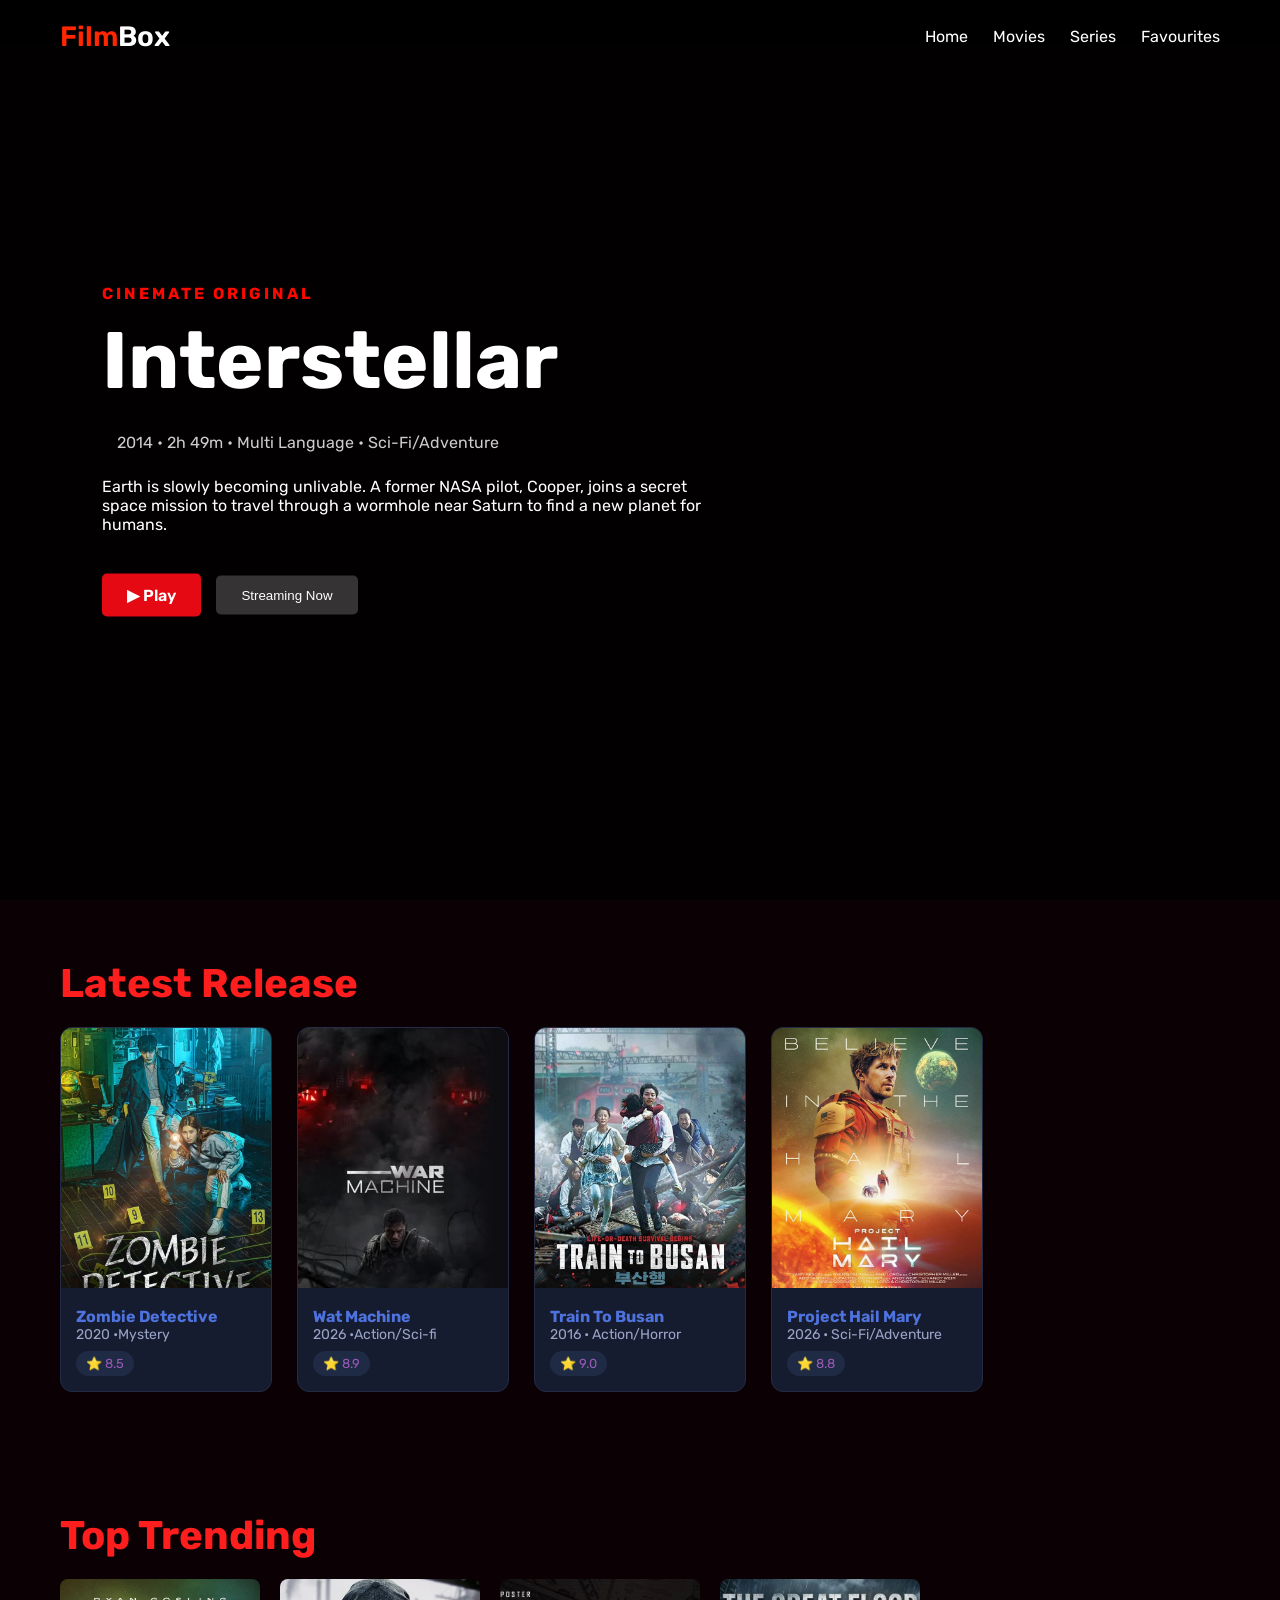
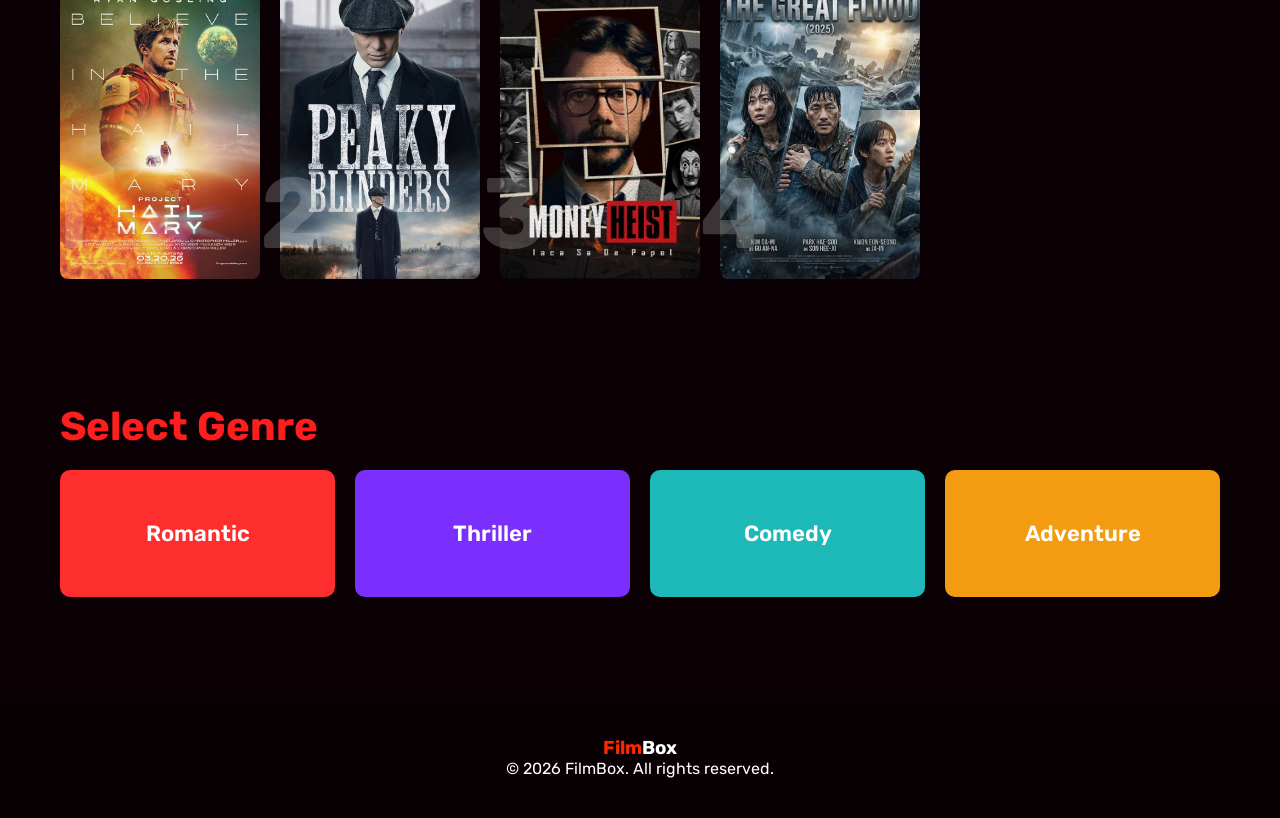
<file: index.html>
<!DOCTYPE html>
<html lang="en">
<head>
<meta charset="UTF-8">
<meta name="viewport" content="width=device-width, initial-scale=1.0">
<title>FilmBox</title>

<link rel="preconnect" href="https://fonts.googleapis.com">
<link rel="preconnect" href="https://fonts.gstatic.com" crossorigin>
<link href="https://fonts.googleapis.com/css2?family=Cinzel:wght@400..900&family=Rubik:ital,wght@0,300..900;1,300..900&display=swap" rel="stylesheet">

<link rel="stylesheet" href="home.css">
</head>
<body>


<header>
  <nav class="navbar">
    <div class="logo">
      <span class="green">Film</span><span class="white">Box</span>
    </div>
    <ul class="nav-links">
      <li><a href="#">Home</a></li>
      <li><a href="movies.html">Movies</a></li>
      <li><a href="Tv_Series.html">Series</a></li>
      <li><a href="favoirites.html">Favourites</a></li>
    </ul>

  </nav>
</header>


<section class="hero">

  <video autoplay muted loop class="hero-video">
    <source src="homepage.vid.mp4" type="video/mp4">
  </video>

  <div class="overlay"></div>

  <div class="hero-content">



    <h4 class="small-title">CINEMATE ORIGINAL</h4>
    <h1 class="main-title">Interstellar</h1>
    <p class="movie-info">2014 • 2h 49m
 • Multi Language • Sci-Fi/Adventure</p>
    <p class="description">
      Earth is slowly becoming unlivable. A former NASA pilot, Cooper, 
      joins a secret space mission to travel through a wormhole near Saturn to find a new planet for humans.
    </p>

    <div class="hero-buttons">
        
      <a href="https://www.youtube.com/watch?v=HYVxnPmb15E&t=2s" target="_blank" class="play-btn">
  ▶ Play
</a>
      <button class="stream-btn">Streaming Now</button>
    </div>
  </div>

</section>

<section class="content-section">
  <h2 class="section-title">Latest Release</h2>

    <div class="movie-grid">

        <div class="movie-card">
            <img src="kdrama aesthetic.jfif">
            <div class="movie-info">
                <h3>Zombie Detective</h3>
                <p>2020 •Mystery</p>
                <div class="rating">⭐ 8.5</div>
            </div>
        </div>

        <div class="movie-card">
            <img src="War Machine_ The Dark Comedy of Modern Warfare 🎖️🔥.jfif">
            <div class="movie-info">
                <h3>Wat Machine</h3>
                <p>2026 •Action/Sci-fi</p>
                <div class="rating">⭐ 8.9</div>
            </div>
        </div>

        <div class="movie-card">
            <img src="25 Captivating Korean Movies to Stream on Netflix This Weekend.jfif">
            <div class="movie-info">
                <h3>Train To Busan</h3>
                <p>2016 • Action/Horror</p>
                <div class="rating">⭐ 9.0</div>
            </div>
        </div>

        <div class="movie-card">
            <img src="Project Hail Mary.jfif">
            <div class="movie-info">
                <h3>Project Hail Mary</h3>
                <p>2026 • Sci-Fi/Adventure</p>
                <div class="rating">⭐ 8.8</div>
            </div>
        </div>

    </div>
</section>


<section class="content-section">
  <h2 class="section-title">Top Trending</h2>

  <div class="movie-row">
    <div class="rank-card">
      <span class="rank">1</span>
      <img src="Project Hail Mary.jfif">
    </div>
    <div class="rank-card">
      <span class="rank">2</span>
      <img src="Cillian Murphy _ _Peaky Blinders___.jfif">
    </div>
    <div class="rank-card">
      <span class="rank">3</span>
      <img src="Poster Film MONEY HEIST.jfif">
    </div>
  <div class="rank-card">
      <span class="rank">4</span>
      <img src="The Great Flood - 2025.jfif">
    </div>
  </div>
</section>


<section class="content-section">
  <h2 class="section-title">Select Genre</h2>

  <div class="genre-row">
    <div class="genre romantic"><a href="movies.html">Romantic</a></div>
    <div class="genre thriller"><a href="movies.html">Thriller</a></div>
    <div class="genre comedy"><a href="movies.html">Comedy</a></div>
    <div class="genre adventure"><a href="movies.html">Adventure</a></div>
  </div>
</section>

<footer>
  <div class="footer-content">
    <h3><span class="green">Film</span><span class="white">Box</span></h3>
    <p>© 2026 FilmBox. All rights reserved.</p>
  </div>
</footer>

</body>
</html>
</file>
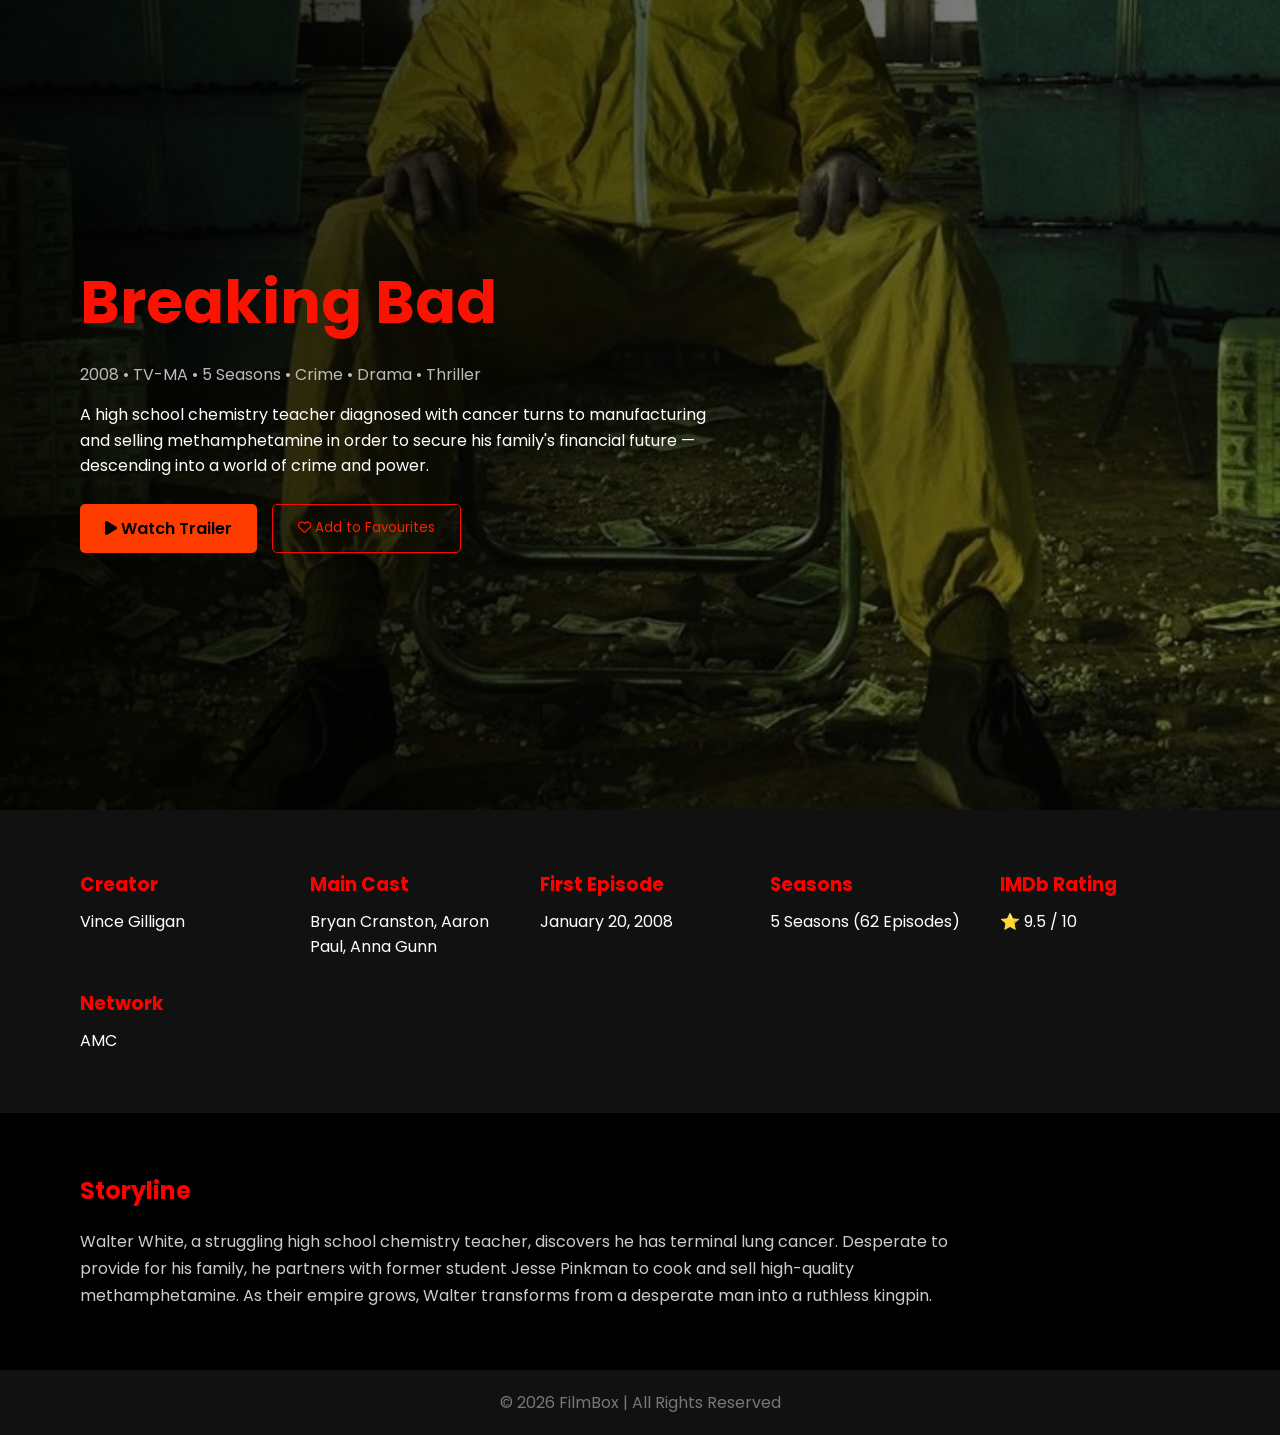
<file: breaking.html>
<!DOCTYPE html>
<html lang="en">
<head>
<meta charset="UTF-8">
<meta name="viewport" content="width=device-width, initial-scale=1.0">
<title>FilmBox</title>

<link rel="stylesheet" href="breaking.css">

<link href="https://fonts.googleapis.com/css2?family=Poppins:wght@300;400;600;700&display=swap" rel="stylesheet">
<link rel="stylesheet" href="https://cdnjs.cloudflare.com/ajax/libs/font-awesome/6.5.0/css/all.min.css">
</head>

<body>

<!-- HERO SECTION -->
<section class="hero">

  <!-- ✅ Banner Image -->
  <img src="bb.jfif" alt="Breaking Bad Banner">

  <!-- ✅ Overlay -->
  <div class="overlay"></div>

  <!-- ✅ Content -->
  <div class="hero-content">
      <h1>Breaking Bad</h1>
      <p class="meta">
        2008 • TV-MA • 5 Seasons • Crime • Drama • Thriller
      </p>

      <p class="description">
        A high school chemistry teacher diagnosed with cancer turns to
        manufacturing and selling methamphetamine in order to secure his
        family's financial future — descending into a world of crime and power.
      </p>

      <div class="buttons">
        <a href="https://www.youtube.com/watch?v=VFkjBy2b50Q" target="_blank" class="play-btn">
          <i class="fa-solid fa-play"></i> Watch Trailer
        </a>

        <button class="fav-btn">
          <i class="fa-regular fa-heart"></i> Add to Favourites
        </button>
      </div>
  </div>

</section>

<!-- DETAILS SECTION -->
<section class="details">

  <div class="details-grid">

    <div>
      <h3>Creator</h3>
      <p>Vince Gilligan</p>
    </div>

    <div>
      <h3>Main Cast</h3>
      <p>Bryan Cranston, Aaron Paul, Anna Gunn</p>
    </div>

    <div>
      <h3>First Episode</h3>
      <p>January 20, 2008</p>
    </div>

    <div>
      <h3>Seasons</h3>
      <p>5 Seasons (62 Episodes)</p>
    </div>

    <div>
      <h3>IMDb Rating</h3>
      <p>⭐ 9.5 / 10</p>
    </div>

    <div>
      <h3>Network</h3>
      <p>AMC</p>
    </div>

  </div>

</section>

<!-- STORYLINE SECTION -->
<section class="story">
  <h2>Storyline</h2>
  <p>
    Walter White, a struggling high school chemistry teacher, discovers he has
    terminal lung cancer. Desperate to provide for his family, he partners with
    former student Jesse Pinkman to cook and sell high-quality methamphetamine.
    As their empire grows, Walter transforms from a desperate man into a ruthless kingpin.
  </p>
</section>

<footer>
  <p>© 2026 FilmBox | All Rights Reserved</p>
</footer>

</body>
</html>
</file>
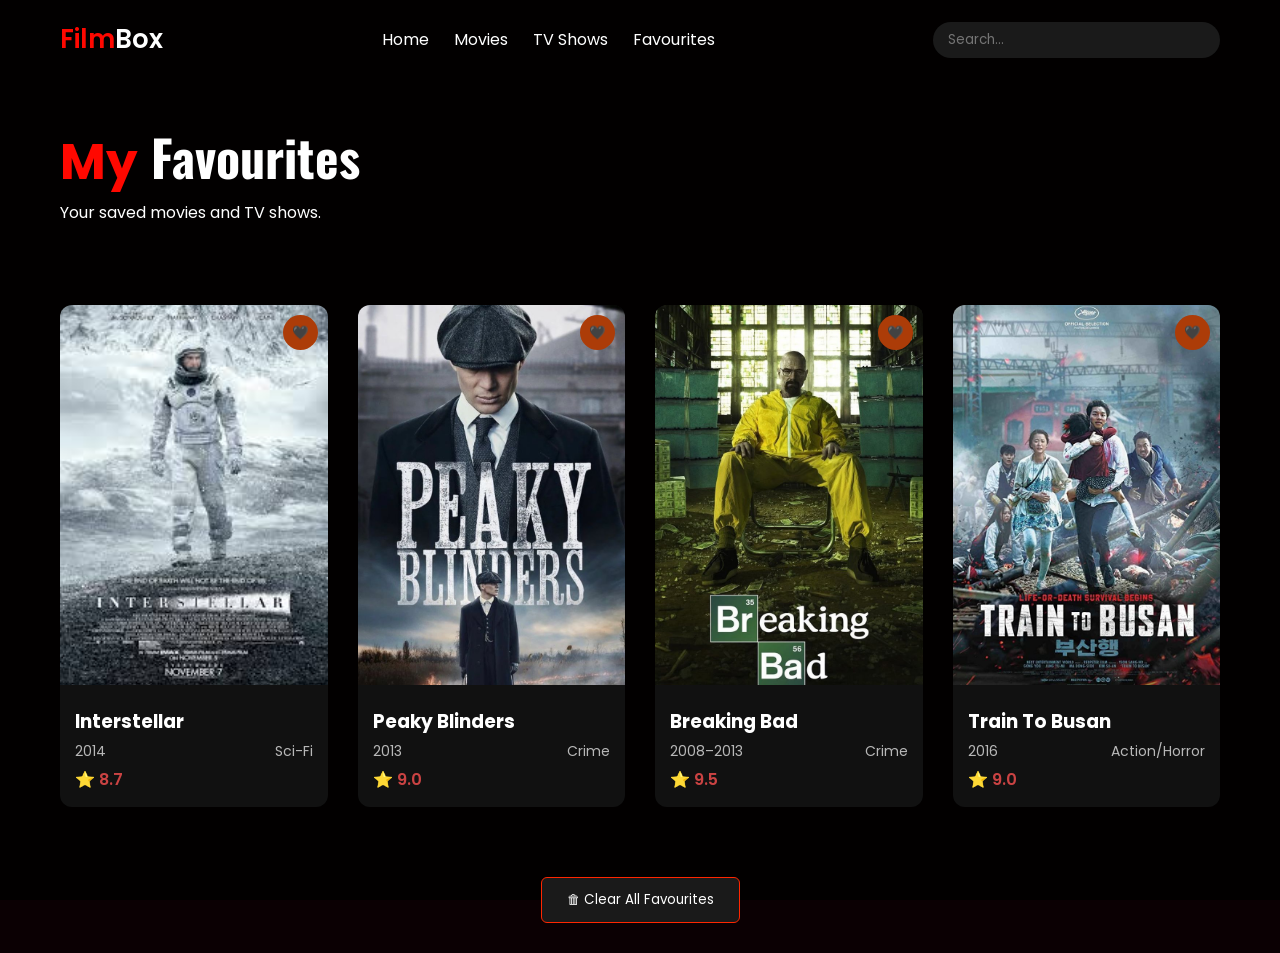
<file: favoirites.html>
<!DOCTYPE html>
<html lang="en">
<head>
<meta charset="UTF-8">
<meta name="viewport" content="width=device-width, initial-scale=1.0">
<title>FilmBox</title>

<link href="https://fonts.googleapis.com/css2?family=Oswald:wght@500;700&family=Poppins:wght@300;400;500;600&display=swap" rel="stylesheet">
<link rel="stylesheet" href="favorites.css">
</head>
<body>


<video autoplay muted loop class="bg-video">
  <source src="homepage.vid.mp4" type="video/mp4">
</video>
<div class="video-overlay"></div>

<header>
  <nav class="navbar">
    <div class="logo">
      <span class="green">Film</span><span class="white">Box</span>
    </div>

    <ul class="nav-links">
      <li><a href="index.html">Home</a></li>
      <li><a href="movies.html">Movies</a></li>
      <li><a href="Tv_Series.html">TV Shows</a></li>
      <li><a class="active" href="#">Favourites</a></li>
    </ul>

    <input type="text" placeholder="Search..." class="search">
  </nav>
</header>


<section class="page-header">
  <h1><span class="green">My</span> Favourites</h1>
  <p>Your saved movies and TV shows.</p>
</section>

<section class="fav-grid">


  <div class="fav-card">
    <button class="remove-btn">🖤</button>
    <img src="inter.jfif">

    <div class="card-content">
      <h3>Interstellar</h3>
      <div class="info">
        <span>2014</span>
        <span>Sci-Fi</span>
      </div>
      <div class="rating">⭐ 8.7</div>
    </div>
  </div>

  <div class="fav-card">
    <button class="remove-btn">🖤</button>
    <img src="Cillian Murphy _ _Peaky Blinders___.jfif">

    <div class="card-content">
      <h3>Peaky Blinders</h3>
      <div class="info">
        <span>2013</span>
        <span>Crime</span>
      </div>
      <div class="rating">⭐ 9.0</div>
    </div>
  </div>

  <div class="fav-card">
    <button class="remove-btn">🖤</button>
    <img src="bb.jfif">

    <div class="card-content">
      <h3>Breaking Bad</h3>
      <div class="info">
        <span>2008–2013</span>
        <span>Crime</span>
      </div>
      <div class="rating">⭐ 9.5</div>
    </div>
  </div>

  <div class="fav-card">
    <button class="remove-btn">🖤</button>
    <img src="25 Captivating Korean Movies to Stream on Netflix This Weekend.jfif">

    <div class="card-content">
      <h3>Train To Busan </h3>
      <div class="info">
        <span>2016</span>
        <span>Action/Horror</span>
      </div>
      <div class="rating">⭐ 9.0</div>
    </div>
  </div>

</section>

<!-- CLEAR BUTTON -->
<div class="clear-section">
  <button class="clear-btn">🗑 Clear All Favourites</button>
</div>

</body>
</html>
</file>
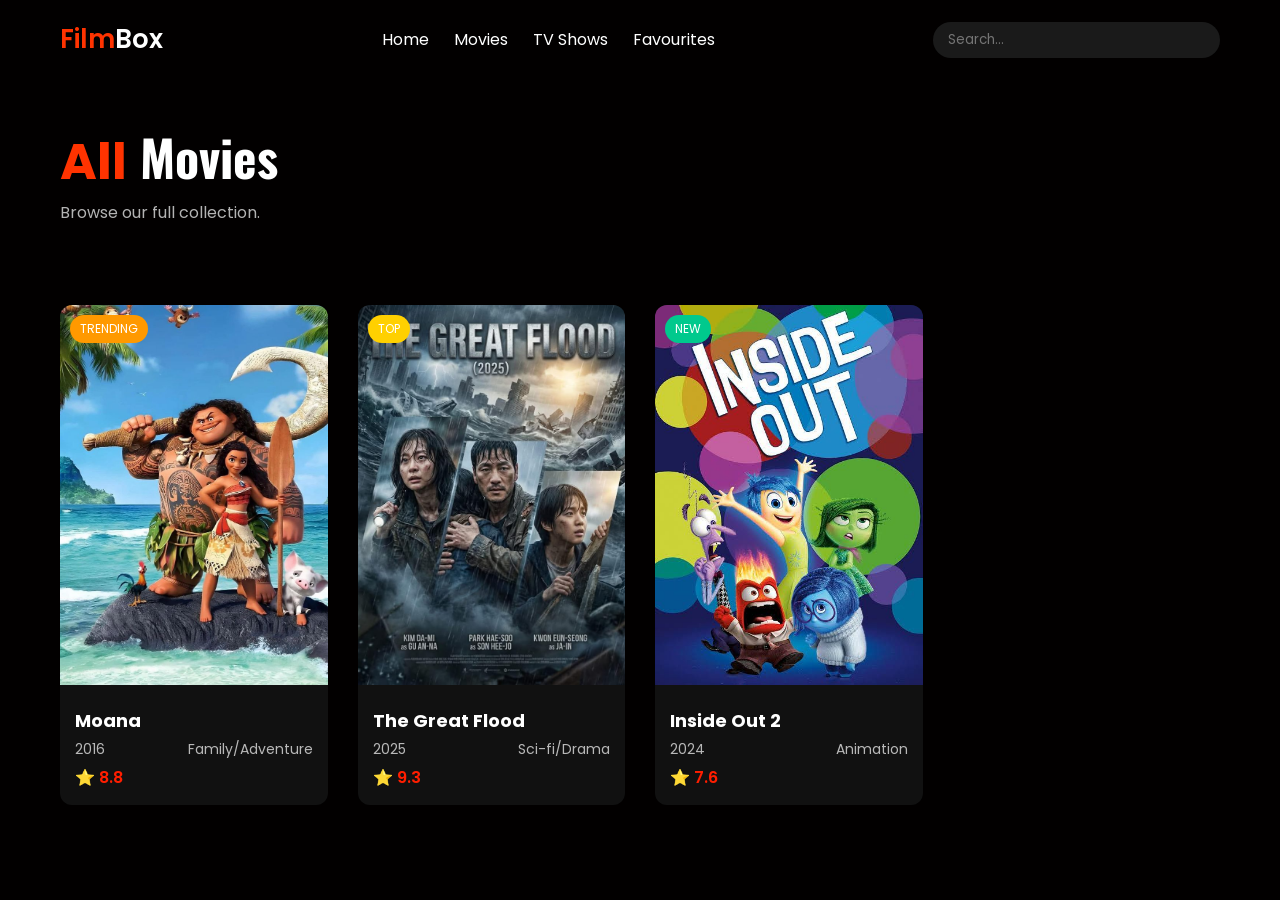
<file: movies.html>
<!DOCTYPE html>
<html lang="en">
<head>
<meta charset="UTF-8">
<meta name="viewport" content="width=device-width, initial-scale=1.0">
<title>Movies - CneMate</title>

<link href="https://fonts.googleapis.com/css2?family=Oswald:wght@500;700&family=Poppins:wght@300;400;500;600&display=swap" rel="stylesheet">
<link rel="stylesheet" href="movies.css">
</head>
<body>

<video autoplay muted loop class="bg-video">
  <source src="homepage.vid.mp4" type="video/mp4">
</video>
<div class="video-overlay"></div>

<header>
  <nav class="navbar">
    <div class="logo">
      <span class="green">Film</span><span class="white">Box</span>
    </div>

    <ul class="nav-links">
      <li><a href="index.html">Home</a></li>
      <li><a class="active" href="#">Movies</a></li>
      <li><a href="Tv_Series.html">TV Shows</a></li>
      <li><a href="favoirites.html">Favourites</a></li>
    </ul>

    <input type="text" placeholder="Search..." class="search">
  </nav>
</header>


<section class="page-header">
  <h1><span class="green">All</span> Movies</h1>
  <p>Browse our full collection.</p>
</section>

<section class="movie-grid">

 
  <div class="movie-card">
    <span class="badge trending">TRENDING</span>
    <img src="moana12.jfif">
    <div class="card-content">
      <h3>Moana</h3>
      <div class="info">
        <span>2016</span>
        <span> Family/Adventure</span>
      </div>
      <div class="rating">⭐ 8.8</div>
    </div>
    <div class="hover-overlay">
      <a href="moana.html" class="details-btn">View Details</a>
    </div>
  </div>

  <div class="movie-card">
    <span class="badge top">TOP</span>
    <img src="The Great Flood - 2025.jfif">
    <div class="card-content">
      <h3>The Great Flood</h3>
      <div class="info">
        <span>2025</span>
        <span>Sci-fi/Drama</span>
      </div>
      <div class="rating">⭐ 9.3</div>
    </div>
    <div class="hover-overlay">
      <a href="" class="details-btn">View Details</a>
    </div>
  </div>

  <div class="movie-card">
    <span class="badge new">NEW</span>
    <img src="insideout.jfif">
    <div class="card-content">
      <h3>Inside Out 2</h3>
      <div class="info">
        <span>2024</span>
        <span>Animation</span>
      </div>
      <div class="rating">⭐ 7.6</div>
    </div>
    <div class="hover-overlay">
      <a href="#" class="details-btn">View Details</a>
    </div>
  </div>

</section>

</body>
</html>
</file>
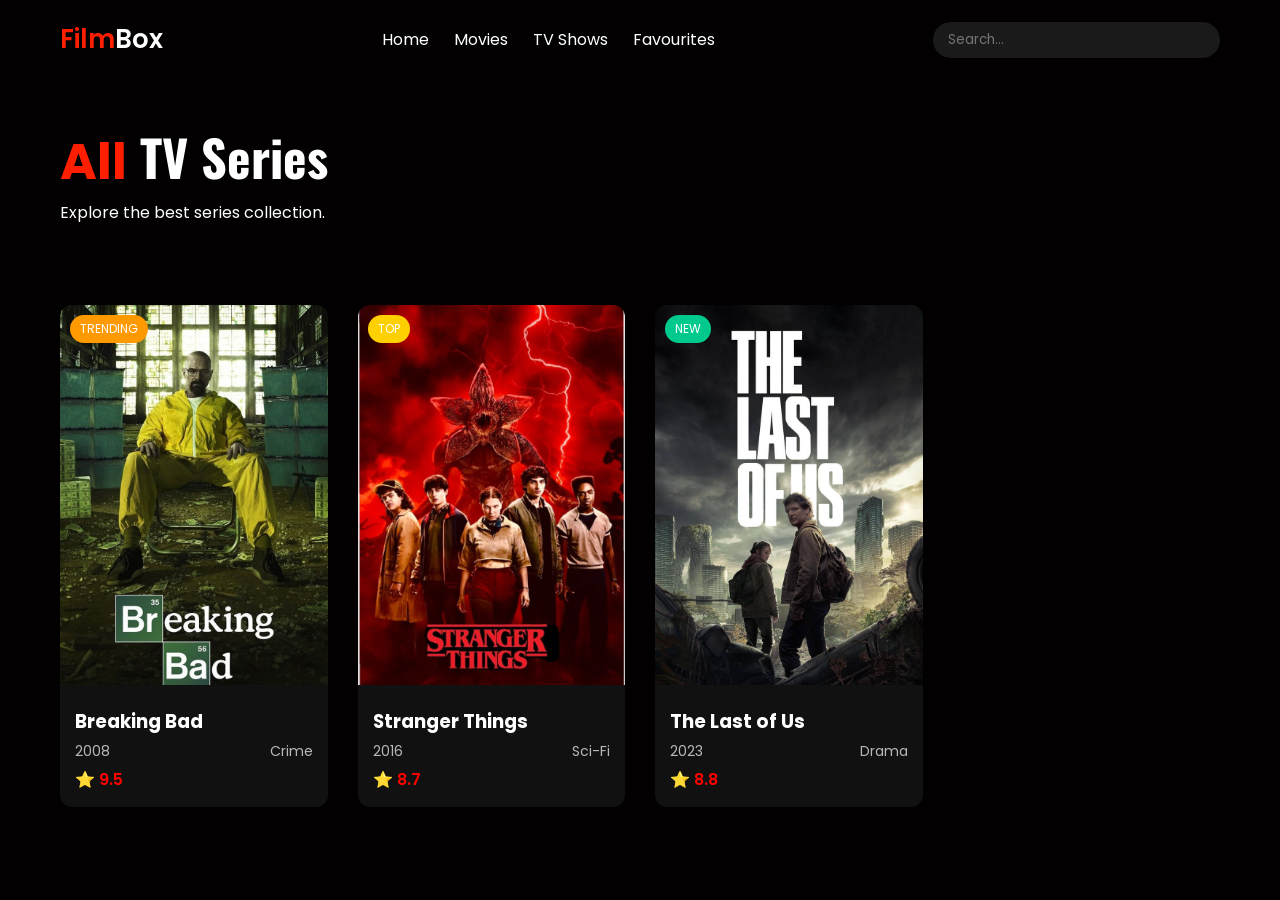
<file: Tv_Series.html>
<!DOCTYPE html>
<html lang="en">
<head>
<meta charset="UTF-8">
<meta name="viewport" content="width=device-width, initial-scale=1.0">
<title>FilmBox</title>

<link href="https://fonts.googleapis.com/css2?family=Oswald:wght@500;700&family=Poppins:wght@300;400;500;600&display=swap" rel="stylesheet">
<link rel="stylesheet" href="Tv_Series.css">
</head>
<body>

<video autoplay muted loop class="bg-video">
  <source src="homepage.vid.mp4" type="video/mp4">
</video>
<div class="video-overlay"></div>

<header>
  <nav class="navbar">
    <div class="logo">
      <span class="green">Film</span><span class="white">Box</span>
    </div>

    <ul class="nav-links">
      <li><a href="index.html">Home</a></li>
      <li><a href="movies.html">Movies</a></li>
      <li><a class="active" href="#">TV Shows</a></li>
      <li><a href="favoirites.html">Favourites</a></li>
    </ul>

    <input type="text" placeholder="Search..." class="search">
  </nav>
</header>

<section class="page-header">
  <h1><span class="green">All</span> TV Series</h1>
  <p>Explore the best series collection.</p>
</section>


<section class="series-grid">

 
  <div class="series-card">
    <span class="badge trending">TRENDING</span>
    <img src="bb.jfif">
    <div class="card-content">
      <h3>Breaking Bad</h3>
      <div class="info">
        <span>2008</span>
        <span>Crime</span>
      </div>
      <div class="rating">⭐ 9.5</div>
    </div>
    <div class="hover-overlay">
      <a href="breaking.html" class="details-btn">View Details</a>
    </div>
  </div>


  <div class="series-card">
    <span class="badge top">TOP</span>
    <img src="sth.jfif">
    <div class="card-content">
      <h3>Stranger Things</h3>
      <div class="info">
        <span>2016</span>
        <span>Sci-Fi</span>
      </div>
      <div class="rating">⭐ 8.7</div>
    </div>
    <div class="hover-overlay">
      <a href="#" class="details-btn">View Details</a>
    </div>
  </div>


  <div class="series-card">
    <span class="badge new">NEW</span>
    <img src="The Last of Us - 2023.jfif">
    <div class="card-content">
      <h3>The Last of Us</h3>
      <div class="info">
        <span>2023</span>
        <span>Drama</span>
      </div>
      <div class="rating">⭐ 8.8</div>
    </div>
    <div class="hover-overlay">
      <a href="#" class="details-btn">View Details</a>
    </div>
  </div>

</section>

</body>
</html>
</file>
<file: home.css>
*{
  margin:0;
  padding:0;
  box-sizing:border-box;
}

body{
  background:#0b0003;
  color:white;
  font-family: "Rubik", sans-serif;
}

/* NAVBAR */
.navbar{
  position:fixed;
  width:100%;
  padding:20px 60px;
  display:flex;
  justify-content:space-between;
  align-items:center;
  background:linear-gradient(to bottom,rgba(0,0,0,0.9),transparent);
  z-index:1000;
}

.logo{
  font-size:28px;
  font-weight:600;
}

.green{ color:#ff2600; }
.white{ color:white; }

.nav-links{
  list-style:none;
  display:flex;
  gap:25px;
}

.nav-links a{
  text-decoration:none;
  color:white;
  transition:0.3s;
}

.nav-links a:hover{
  color:#ff1100;
}

/* HERO */
.hero{
  position:relative;
  height:100vh;
  overflow:hidden;
}

.hero-video{
  position:absolute;
  width:100%;
  height:100%;
  object-fit:cover;
}

.overlay{
  position:absolute;
  width:100%;
  height:100%;
  background:rgba(0,0,0,0.7);
}

/* FIXED CONTENT ALIGNMENT */
.hero-content{
  position:absolute;
  top:50%;
  left:8%;
  transform:translateY(-50%);
  max-width:600px;

  display:flex;
  flex-direction:column;
}

/* TEXT */
.small-title{
  color:#ff0800;
  letter-spacing:3px;
}

.main-title{
  font-size:80px;
  margin:10px 0;
}

/* FIXED CONFLICT */
.hero .movie-info{
  opacity:0.8;
  margin-bottom:10px;
}

.description{
  margin-bottom:20px;
}

/* ✅ BUTTON FIX */
.hero-buttons{
  display:flex;
  align-items:center;
  gap:15px;
  margin-top:20px;
}

/* PLAY BUTTON */
.play-btn{
  display:flex;
  align-items:center;
  justify-content:center;

  background:#e50914;
  padding:12px 25px;
  color:white;
  text-decoration:none;
  border-radius:5px;
  font-weight:600;
  position:relative;
  overflow:hidden;
  transition:0.3s;
}

.play-btn:hover{
  background:#ff1e2d;
  box-shadow:0 0 15px #ff1e2d;
}

.play-btn::before{
  content:"";
  position:absolute;
  top:0;
  left:-100%;
  width:100%;
  height:100%;
  background:linear-gradient(
    120deg,
    transparent,
    rgba(255,255,255,0.8),
    transparent
  );
  transition:0.5s;
}

.play-btn:active::before{
  left:100%;
}

/* STREAM BUTTON */
.stream-btn{
  padding:12px 25px;
  border:none;
  background:rgba(255,255,255,0.2);
  color:white;
  cursor:pointer;
  border-radius:5px;
}

/* CONTENT SECTIONS */
.content-section{
  padding:60px;
}

.section-title{
  font-size:40px;
  color:#ff1e1e;
  margin-bottom:20px;
}

/* GRID */
.movie-grid{
  display:grid;
  grid-template-columns:repeat(auto-fill,minmax(200px,1fr));
  gap:25px;
}

.movie-card{
  background:#161c2f;
  border-radius:12px;
  overflow:hidden;
  transition:0.3s;
  border:1px solid #232b45;
}

.movie-card:hover{
  transform:translateY(-5px);
  box-shadow:0 0 15px rgba(78,115,223,0.4);
}

.movie-card img{
  width:100%;
  height:260px;
  object-fit:cover;
}

.movie-info{
  padding:15px;
}

.movie-info h3{
  font-size:16px;
  color:#4e73df;
}

.movie-info p{
  font-size:14px;
  color:#9aa4c7;
}

.rating{
  background:#1f2a44;
  padding:5px 10px;
  display:inline-block;
  border-radius:15px;
  margin-top:8px;
  font-size:13px;
  color:#9b59b6;
}

/* TRENDING */
.movie-row{
  display:flex;
  gap:20px;
  overflow-x:auto;
}

.rank-card{
  position:relative;
}

.rank-card img{
  width:200px;
  height:300px;
  object-fit:cover;
  border-radius:8px;
}

.rank{
  position:absolute;
  bottom:10px;
  left:-20px;
  font-size:100px;
  font-weight:bold;
  color:rgba(255,255,255,0.2);
}

/* GENRE */
.genre-row{
  display:flex;
  gap:20px;
}

.genre{
  flex:1;
  padding:50px;
  text-align:center;
  font-size:22px;
  font-weight:600;
  border-radius:10px;
  cursor:pointer;
  transition:0.3s;
}

.romantic{ background:#ff2e2e; }
.thriller{ background:#7a2fff; }
.comedy{ background:#1db9b9; }
.adventure{ background:#f39c12; }

.genre:hover{
  transform:scale(1.05);
}

.genre a{
  text-decoration:none;
  color:inherit;
  display:block;
}

/* FOOTER */
footer{
  padding:40px;
  text-align:center;
  background:#080002;
  margin-top:40px;
}
</file>
<file: breaking.css>
*{
  margin:0;
  padding:0;
  box-sizing:border-box;
  font-family:'Poppins', sans-serif;
}

body{
  background:#000;
  color:white;
}

/* HERO */
.hero{
  position:relative;
  height:90vh;
  display:flex;
  align-items:center;
  padding:80px;
  overflow:hidden;
}

/* ✅ Banner Image */
.hero img{
  position:absolute;
  top:0;
  left:0;
  width:100%;
  height:100%;
  object-fit:cover;
  z-index:0;
}

/* ✅ Overlay */
.overlay{
  position:absolute;
  top:0;
  left:0;
  width:100%;
  height:100%;
  background:linear-gradient(to right, rgba(0,0,0,0.9), rgba(0,0,0,0.4));
  z-index:1;
}

/* ✅ Content on top */
.hero-content{
  position:relative;
  z-index:2;
  max-width:650px;
}

.hero h1{
  font-size:60px;
  color:#fa1302;
}

.meta{
  margin:15px 0;
  color:#bbb;
}

.description{
  margin-bottom:25px;
  line-height:1.6;
}

.buttons{
  display:flex;
  gap:15px;
}

/* PLAY BUTTON */
.play-btn{
  background:#ff3c00;
  padding:12px 25px;
  color:black;
  text-decoration:none;
  border-radius:5px;
  font-weight:600;
  transition:0.3s;
}

.play-btn:hover{
  box-shadow:0 0 20px #ff2600;
}

/* FAV BUTTON */
.fav-btn{
  background:transparent;
  border:1px solid #ff0800;
  color:#ff1e00;
  padding:12px 25px;
  border-radius:5px;
  cursor:pointer;
  transition:0.3s;
}

.fav-btn:hover{
  background:#ff0000;
  color:black;
}

/* DETAILS */
.details{
  padding:60px 80px;
  background:#111;
}

.details-grid{
  display:grid;
  grid-template-columns:repeat(auto-fit,minmax(200px,1fr));
  gap:30px;
}

.details h3{
  color:#ff0000;
  margin-bottom:10px;
}

/* STORY */
.story{
  padding:60px 80px;
}

.story h2{
  color:#ff0000;
  margin-bottom:20px;
}

.story p{
  max-width:900px;
  line-height:1.7;
  color:#ccc;
}

footer{
  text-align:center;
  padding:20px;
  background:#111;
  color:#777;
}
</file>
<file: favorites.css>
*{
  margin:0;
  padding:0;
  box-sizing:border-box;
  font-family:'Poppins',sans-serif;
}

body{
  background:#0b0003;
  color:white;
}

/* VIDEO BACKGROUND */
.bg-video{
  position:fixed;
  width:100%;
  height:100%;
  object-fit:cover;
  z-index:-2;
}

.video-overlay{
  position:fixed;
  width:100%;
  height:100%;
  background:rgba(0,0,0,0.85);
  z-index:-1;
}

/* NAVBAR */
.navbar{
  display:flex;
  justify-content:space-between;
  align-items:center;
  padding:20px 60px;
}

.logo{
  font-size:26px;
  font-weight:600;
}

.green{ color:#ff0800; }
.white{ color:white; }

.nav-links{
  list-style:none;
  display:flex;
  gap:25px;
}

.nav-links a{
  text-decoration:none;
  color:white;
  transition:0.3s;
}

.nav-links a:hover,
.active{
  color:#ff0000;
}

.search{
  padding:8px 15px;
  border-radius:20px;
  border:none;
  background:#1a1a1a;
  color:white;
}

/* PAGE HEADER */
.page-header{
  padding:40px 60px;
}

.page-header h1{
  font-family:'Oswald',sans-serif;
  font-size:50px;
}

/* GRID */
.fav-grid{
  display:grid;
  grid-template-columns:repeat(auto-fill,minmax(250px,1fr));
  gap:30px;
  padding:40px 60px;
}

/* CARD */
.fav-card{
  position:relative;
  background:#111;
  border-radius:12px;
  overflow:hidden;
  transition:0.3s;
}

.fav-card img{
  width:100%;
  height:380px;
  object-fit:cover;
}

/* REMOVE BUTTON */
.remove-btn{
  position:absolute;
  top:10px;
  right:10px;
  background:#ac3c08;
  border:none;
  width:35px;
  height:35px;
  border-radius:50%;
  cursor:pointer;
  font-weight:bold;
}

.card-content{
  padding:15px;
}

.info{
  display:flex;
  justify-content:space-between;
  font-size:14px;
  opacity:0.7;
  margin:5px 0;
}

.rating{
  color:#ca4343;
  font-weight:600;
}

/* CLEAR BUTTON */
.clear-section{
  text-align:center;
  padding:30px;
}

.clear-btn{
  padding:12px 25px;
  background:#1a1a1a;
  color:white;
  border:1px solid #ff2600;
  border-radius:6px;
  cursor:pointer;
  transition:0.3s;
}

.clear-btn:hover{
  background:#c23743;
  color:black;
}
</file>
<file: movies.css>
*{
  margin:0;
  padding:0;
  box-sizing:border-box;
  font-family:'Poppins',sans-serif;
}

body{
  background:#0b0003;
  color:white;
  position:relative;
  z-index:1;
}

/* VIDEO BACKGROUND */
.bg-video{
  position:fixed;
  width:100%;
  height:100%;
  object-fit:cover;
  z-index:-2;
}

.video-overlay{
  position:fixed;
  width:100%;
  height:100%;
  background:rgba(0,0,0,0.85);
  z-index:-1;
}

/* NAVBAR */
.navbar{
  display:flex;
  justify-content:space-between;
  align-items:center;
  padding:20px 60px;
  position:relative;
}

.logo{
  font-size:26px;
  font-weight:600;
}

.green{ color:#ff3300; }
.white{ color:white; }

.nav-links{
  list-style:none;
  display:flex;
  gap:25px;
}

.nav-links a{
  text-decoration:none;
  color:white;
  transition:0.3s;
}

.nav-links a:hover,
.active{
  color:#ff1100;
}

.search{
  padding:8px 15px;
  border-radius:20px;
  border:none;
  background:#1a1a1a;
  color:white;
}

/* PAGE HEADER */
.page-header{
  padding:40px 60px;
}

.page-header h1{
  font-family:'Oswald',sans-serif;
  font-size:50px;
}

.page-header p{
  opacity:0.7;
}

/* MOVIE GRID */
.movie-grid{
  display:grid;
  grid-template-columns:repeat(auto-fill,minmax(250px,1fr));
  gap:30px;
  padding:40px 60px;
}

/* CARD */
.movie-card{
  position:relative;
  background:#111;
  border-radius:12px;
  overflow:hidden;
  transition:0.3s;
}

.movie-card img{
  width:100%;
  height:380px;
  object-fit:cover;
}

.card-content{
  padding:15px;
}

.card-content h3{
  font-size:18px;
}

.info{
  display:flex;
  justify-content:space-between;
  font-size:14px;
  opacity:0.7;
  margin:5px 0;
}

.rating{
  color:#ff1e00;
  font-weight:600;
}

/* BADGES */
.badge{
  position:absolute;
  top:10px;
  left:10px;
  padding:5px 10px;
  font-size:12px;
  border-radius:15px;
}

.trending{ background:#ff9900; }
.top{ background:#ffd000; }
.new{ background:#00c98d; }

/* HOVER EFFECT */
.hover-overlay{
  position:absolute;
  inset:0;
  background:rgba(0,0,0,0.8);
  display:flex;
  justify-content:center;
  align-items:center;
  opacity:0;
  transition:0.3s;
}

.movie-card:hover .hover-overlay{
  opacity:1;
}

.details-btn{
  padding:10px 20px;
  background:#ff0000;
  text-decoration:none;
  color:black;
  border-radius:6px;
  font-weight:600;
}
</file>
<file: Tv_Series.css>
*{
  margin:0;
  padding:0;
  box-sizing:border-box;
  font-family:'Poppins',sans-serif;
}

body{
  background:#0b0003;
  color:white;
}

/* VIDEO */
.bg-video{
  position:fixed;
  width:100%;
  height:100%;
  object-fit:cover;
  z-index:-2;
}

.video-overlay{
  position:fixed;
  width:100%;
  height:100%;
  background:rgba(0,0,0,0.85);
  z-index:-1;
}

/* NAVBAR */
.navbar{
  display:flex;
  justify-content:space-between;
  align-items:center;
  padding:20px 60px;
}

.logo{
  font-size:26px;
  font-weight:600;
}

.green{ color:#ff1e00; }
.white{ color:white; }

.nav-links{
  list-style:none;
  display:flex;
  gap:25px;
}

.nav-links a{
  text-decoration:none;
  color:white;
  transition:0.3s;
}

.nav-links a:hover,
.active{
  color:#ff1100;
}

.search{
  padding:8px 15px;
  border-radius:20px;
  border:none;
  background:#1a1a1a;
  color:white;
}

/* HEADER */
.page-header{
  padding:40px 60px;
}

.page-header h1{
  font-family:'Oswald',sans-serif;
  font-size:50px;
}

/* GRID */
.series-grid{
  display:grid;
  grid-template-columns:repeat(auto-fill,minmax(250px,1fr));
  gap:30px;
  padding:40px 60px;
}

/* CARD */
.series-card{
  position:relative;
  background:#111;
  border-radius:12px;
  overflow:hidden;
  transition:0.3s;
}

.series-card img{
  width:100%;
  height:380px;
  object-fit:cover;
}

.card-content{
  padding:15px;
}

.info{
  display:flex;
  justify-content:space-between;
  font-size:14px;
  opacity:0.7;
  margin:5px 0;
}

.rating{
  color:#ff0000;
  font-weight:600;
}

/* BADGES */
.badge{
  position:absolute;
  top:10px;
  left:10px;
  padding:5px 10px;
  font-size:12px;
  border-radius:15px;
}

.trending{ background:#ff9900; }
.top{ background:#ffd000; }
.new{ background:#00c98d; }

/* HOVER */
.hover-overlay{
  position:absolute;
  inset:0;
  background:rgba(0,0,0,0.8);
  display:flex;
  justify-content:center;
  align-items:center;
  opacity:0;
  transition:0.3s;
}

.series-card:hover .hover-overlay{
  opacity:1;
}

.details-btn{
  padding:10px 20px;
  background:#ff0000;
  text-decoration:none;
  color:black;
  border-radius:6px;
  font-weight:600;
}
</file>
